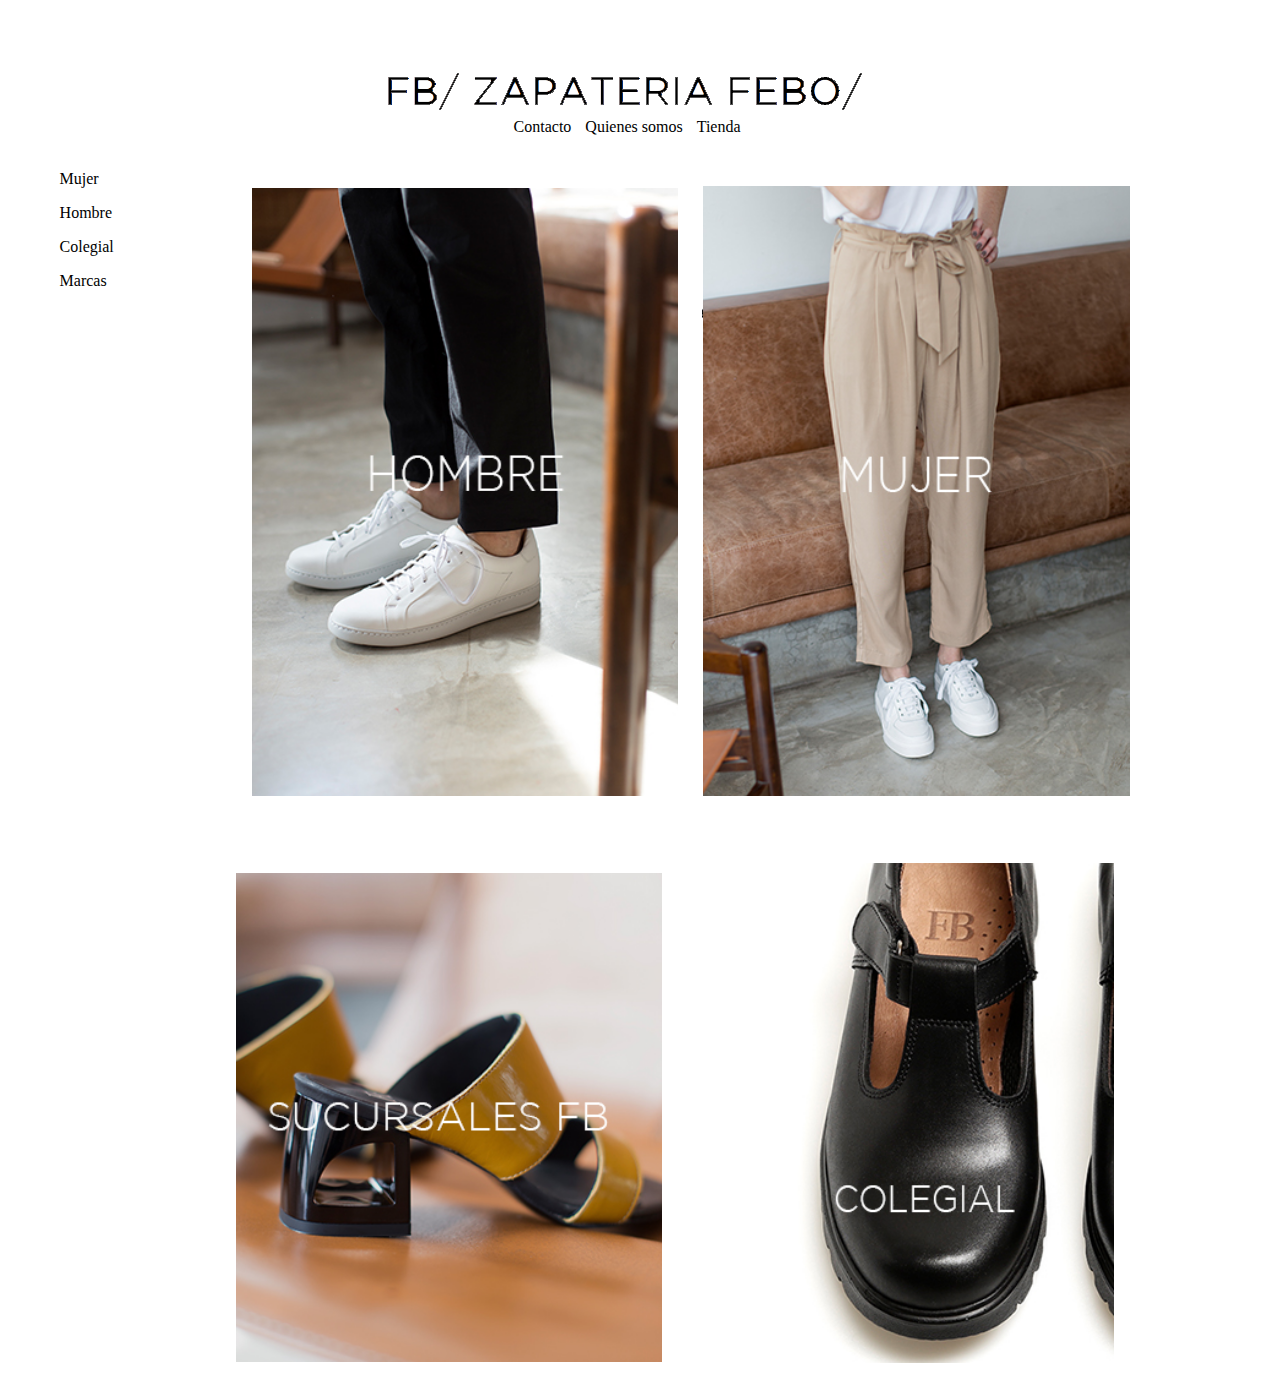
<file: index.html>
<html>
<head>
	<title>Febo</title>
		<link rel="stylesheet" type="text/css" href="Estilos/estilo.css">
</head>
<body>
<div>
<div class="pitusa">
	<a href="Index.html"><img src="Img/Tercera.png"></a>
</div>
<div> 
<a href="Contacto.html" class="Padding">Contacto</a>
<a href="Qsomos.html" style="padding-left: 10px;">Quienes somos</a>
<a href="Tienda.html" style="padding-left: 10px;">Tienda</a>
</div>
<div class="posicion" style="padding-left: 50px;">
<p><a href="catalogom.html">Mujer</a></p>
<p><a href="catalogoh.html">Hombre</a></p>
<p><a href="colegial.html">Colegial</a></p>
<p><a href="Marcas.html">Marcas</a></p>
<i>------------------------------</i>
<p style="color: #fff;">a</p>
<p style="color: #fff;">a</p>
<p style="color: #fff;">a</p>
<p style="color: #fff;">a</p>
<p style="color: #fff;">a</p>
<p style="color: #fff;">a</p>
<p style="color: #fff;">a</p>
<p style="color: #fff;">a</p>
<p style="color: #fff;">a</p>
<p style="color: #fff;">a</p>
<p style="color: #fff;">a</p>
<p style="color: #fff;">a</p>
<p style="color: #fff;">a</p>
<p style="color: #fff;">a</p>
</div>
<div class="posicion" class="grilla" style="padding-top: 50px;">
<a href="catalogoh.html"><img src="Img/Hombre.png" style="margin-left: 30px;" ></a>
<a href="catalogom.html"><img src="Img/Mujer.png" style="margin-left: 20px;"></a>
</div>
<div style="padding-top: 47px;">
	<a href="Contacto.html"><img src="Img/Sucursales.png" style="margin-left: 18%;"></a>
	<a href="colegial.html"><img src="Img/Colegial.png" style="margin-left: 40px;"></a>
</div>
</div>
</body>
</html>
</file>
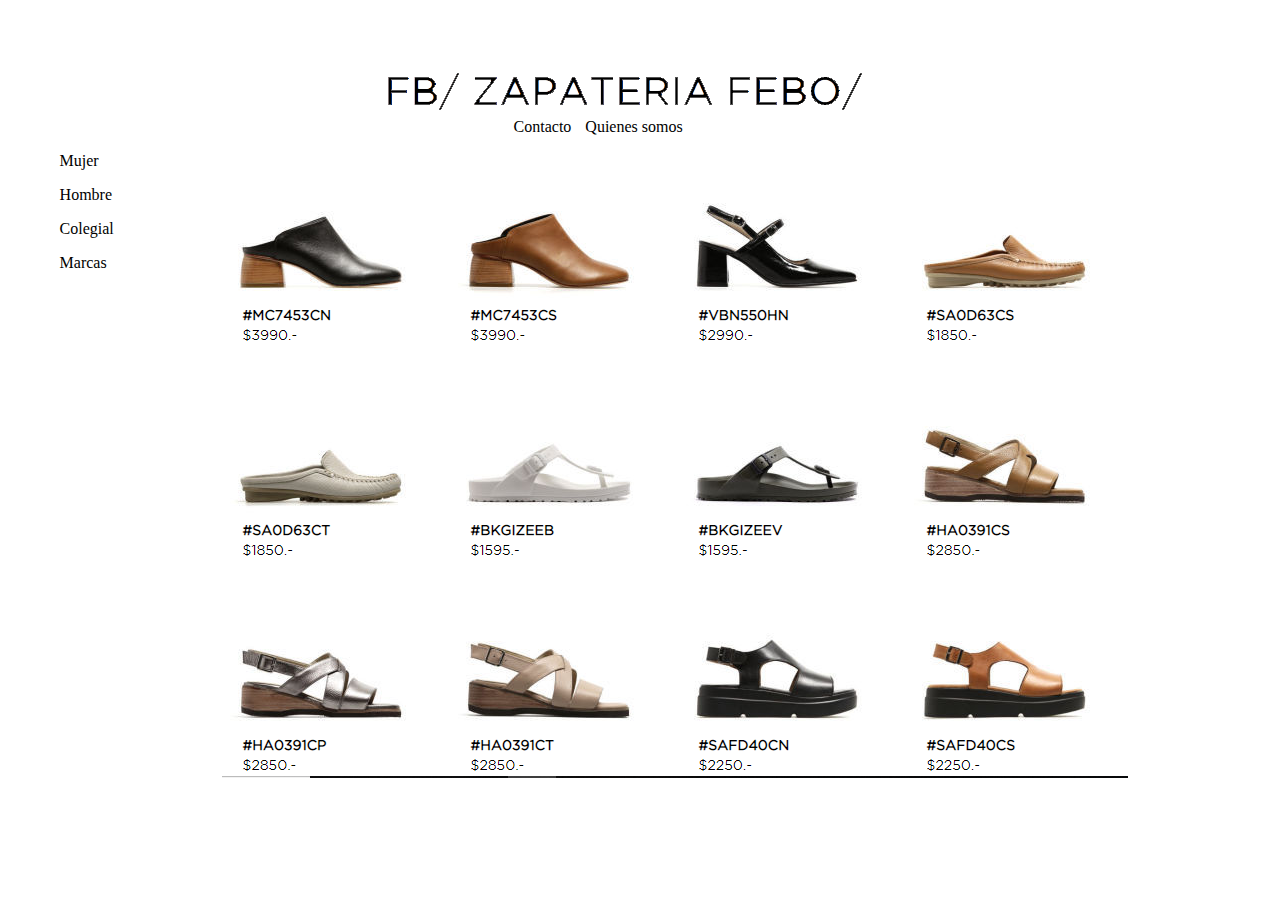
<file: catalogom.html>
<html>
<head>
	<title>Febo</title>
		<link rel="stylesheet" type="text/css" href="Estilos/estilo.css">
</head>
<body>
<div>
<div class="pitusa">
	<a href="Index.html"><img src="Img/Tercera.png"></a>
</div>
<div> 
<a href="Contacto.html" class="Padding">Contacto</a>
<a href="Qsomos.html" style="padding-left: 10px;">Quienes somos</a>
<div>
<div class="posicion" style="padding-left: 50px;">
<p><a href="catalogom.html">Mujer</a></p>
<p><a href="catalogoh.html">Hombre</a></p>
<p><a href="colegial.html">Colegial</a></p>
<p><a href="Marcas.html">Marcas</a></p>
<i>------------------------------</i>
<p style="color: #fff;">a</p>
<p style="color: #fff;">a</p>
<p style="color: #fff;">a</p>
<p style="color: #fff;">a</p>
<p style="color: #fff;">a</p>
<p style="color: #fff;">a</p>
<p style="color: #fff;">a</p>
<p style="color: #fff;">a</p>
<p style="color: #fff;">a</p>
<p style="color: #fff;">a</p>
<p style="color: #fff;">a</p>
<p style="color: #fff;">a</p>
<p style="color: #fff;">a</p>
<p style="color: #fff;">a</p>
</div>

<img src="Img/zapatillas2.png">
</body>
</html>
</file>
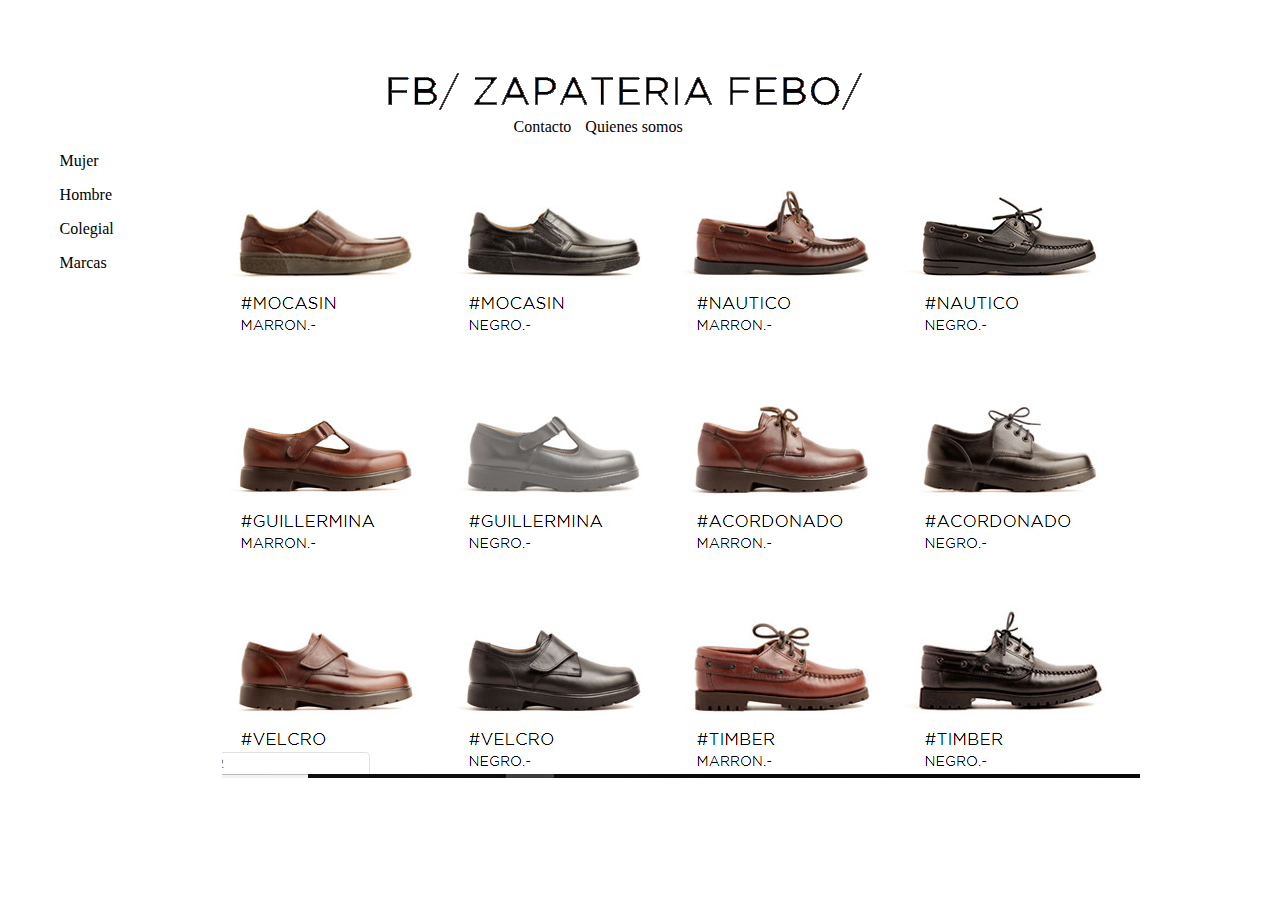
<file: colegial.html>
<html>
<head>
	<title>Febo</title>
		<link rel="stylesheet" type="text/css" href="Estilos/estilo.css">
</head>
<body>
<div>
<div class="pitusa">
	<a href="Index.html"><img src="Img/Tercera.png"></a>
</div>
<div> 
<a href="Contacto.html" class="Padding">Contacto</a>
<a href="Qsomos.html" style="padding-left: 10px;">Quienes somos</a>
<div>
<div class="posicion" style="padding-left: 50px;">
<p><a href="catalogom.html">Mujer</a></p>
<p><a href="catalogoh.html">Hombre</a></p>
<p><a href="colegial.html">Colegial</a></p>
<p><a href="Marcas.html">Marcas</a></p>
<i>------------------------------</i>
<p style="color: #fff;">a</p>
<p style="color: #fff;">a</p>
<p style="color: #fff;">a</p>
<p style="color: #fff;">a</p>
<p style="color: #fff;">a</p>
<p style="color: #fff;">a</p>
<p style="color: #fff;">a</p>
<p style="color: #fff;">a</p>
<p style="color: #fff;">a</p>
<p style="color: #fff;">a</p>
<p style="color: #fff;">a</p>
<p style="color: #fff;">a</p>
<p style="color: #fff;">a</p>
<p style="color: #fff;">a</p>
</div>
<img src="Img/Z.png">
</body>
</html>
</file>
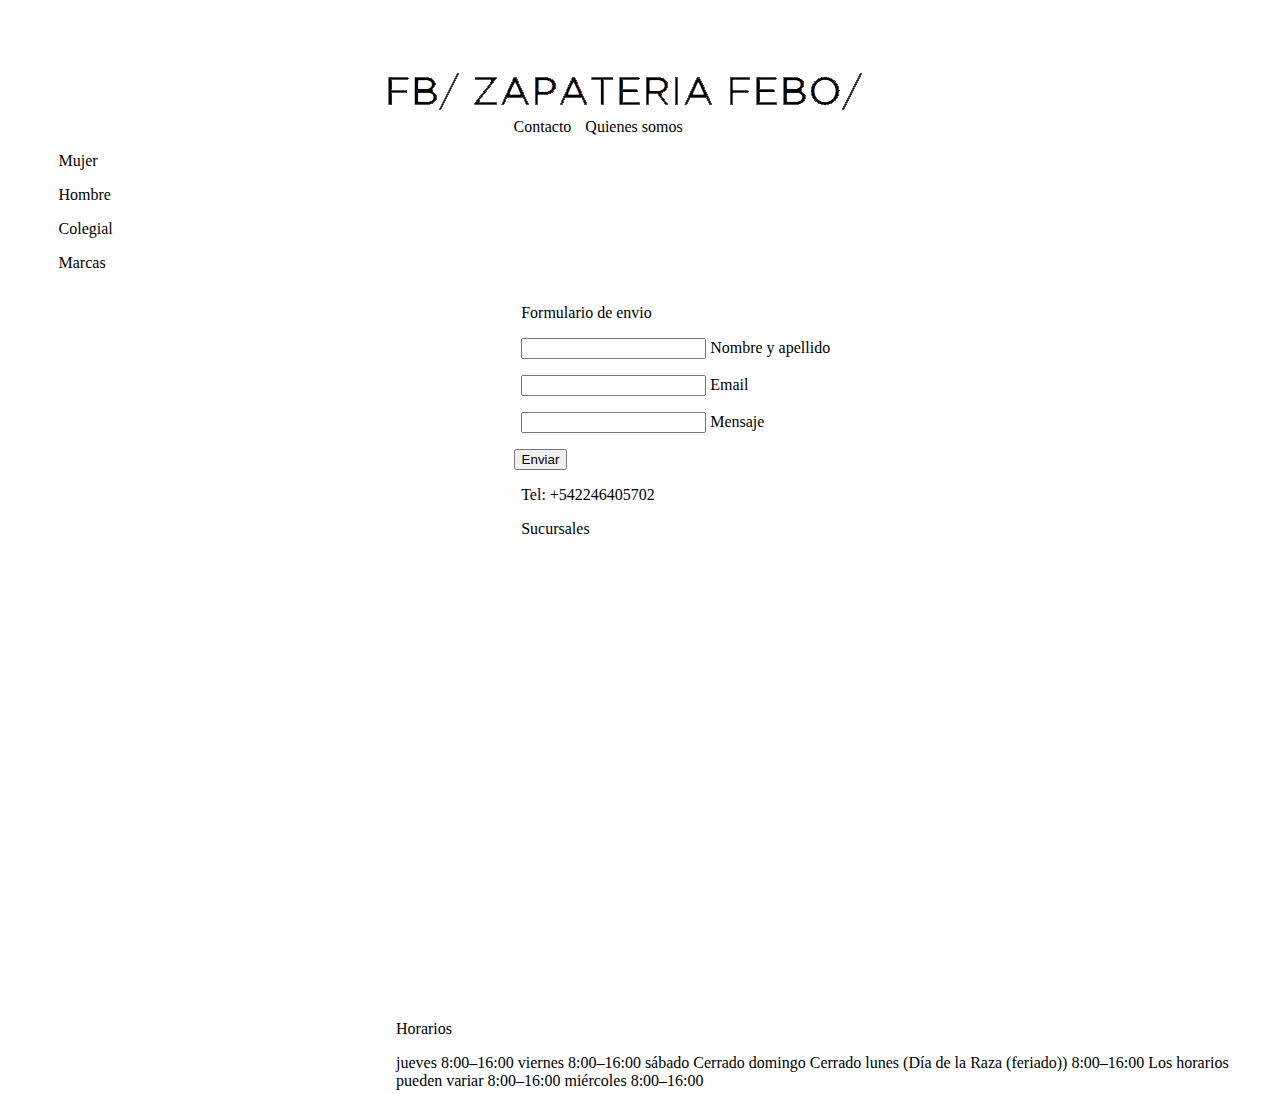
<file: Contacto.html>
<html>
<head>
	<title>Febo</title>
		<link rel="stylesheet" type="text/css" href="Estilos/estilo.css">
</head>
<body>
<div>
<div class="pitusa">
	<a href="Index.html"><img src="Img/Tercera.png"></a>
</div>
<div> 
<a href="Contacto.html" class="Padding">Contacto</a>
<a href="Qsomos.html" style="padding-left: 10px;">Quienes somos</a>
<div>
<div class="posicion" style="padding-left: 50px;">
<p><a href="catalogom.html">Mujer</a></p>
<p><a href="catalogoh.html">Hombre</a></p>
<p><a href="colegial.html">Colegial</a></p>
<p><a href="Marcas.html">Marcas</a></p>
</div>
<div Style="Margin-left: 40%">
  <div >
  	<p>Formulario de envio</p>
    <form>
      <p>
      <input class="w3-input" type="text">
      <label>Nombre y apellido</label></p>
      <p>
      <input class="w3-input" type="varchar">
      <label>Email</label></p>
      <p>
      <input class="w3-input" type="text">
      <label>Mensaje</label></p>
    </form>
  </div>
  <button type="button" onclick="alert('Se envio el formulario')">Enviar</button>
  <p>Tel: +542246405702</p>
  <p>Sucursales</p>
</div>
<iframe style="Margin-left: 30%" src="https://www.google.com/maps/embed?pb=!1m14!1m8!1m3!1d13150.85998265752!2d-58.49134600000001!3d-34.510109!3m2!1i1024!2i768!4f13.1!3m3!1m2!1s0x0%3A0x8829e91b2fc8595b!2sMunicipalidad+de+Vicente+L%C3%B3pez!5e0!3m2!1ses-419!2sus!4v1538607710135" width="600" height="450" frameborder="0" style="border:0" allowfullscreen></iframe>
<div style="padding-left: 30%;" style="padding-right: : 30%;">
<p>Horarios</p>
<p>jueves
8:00–16:00
viernes
8:00–16:00
sábado
Cerrado
domingo
Cerrado
lunes
(Día de la Raza (feriado))
8:00–16:00
Los horarios pueden variar
8:00–16:00
miércoles
8:00–16:00</p>
</div>
</body>
</html>
</file>
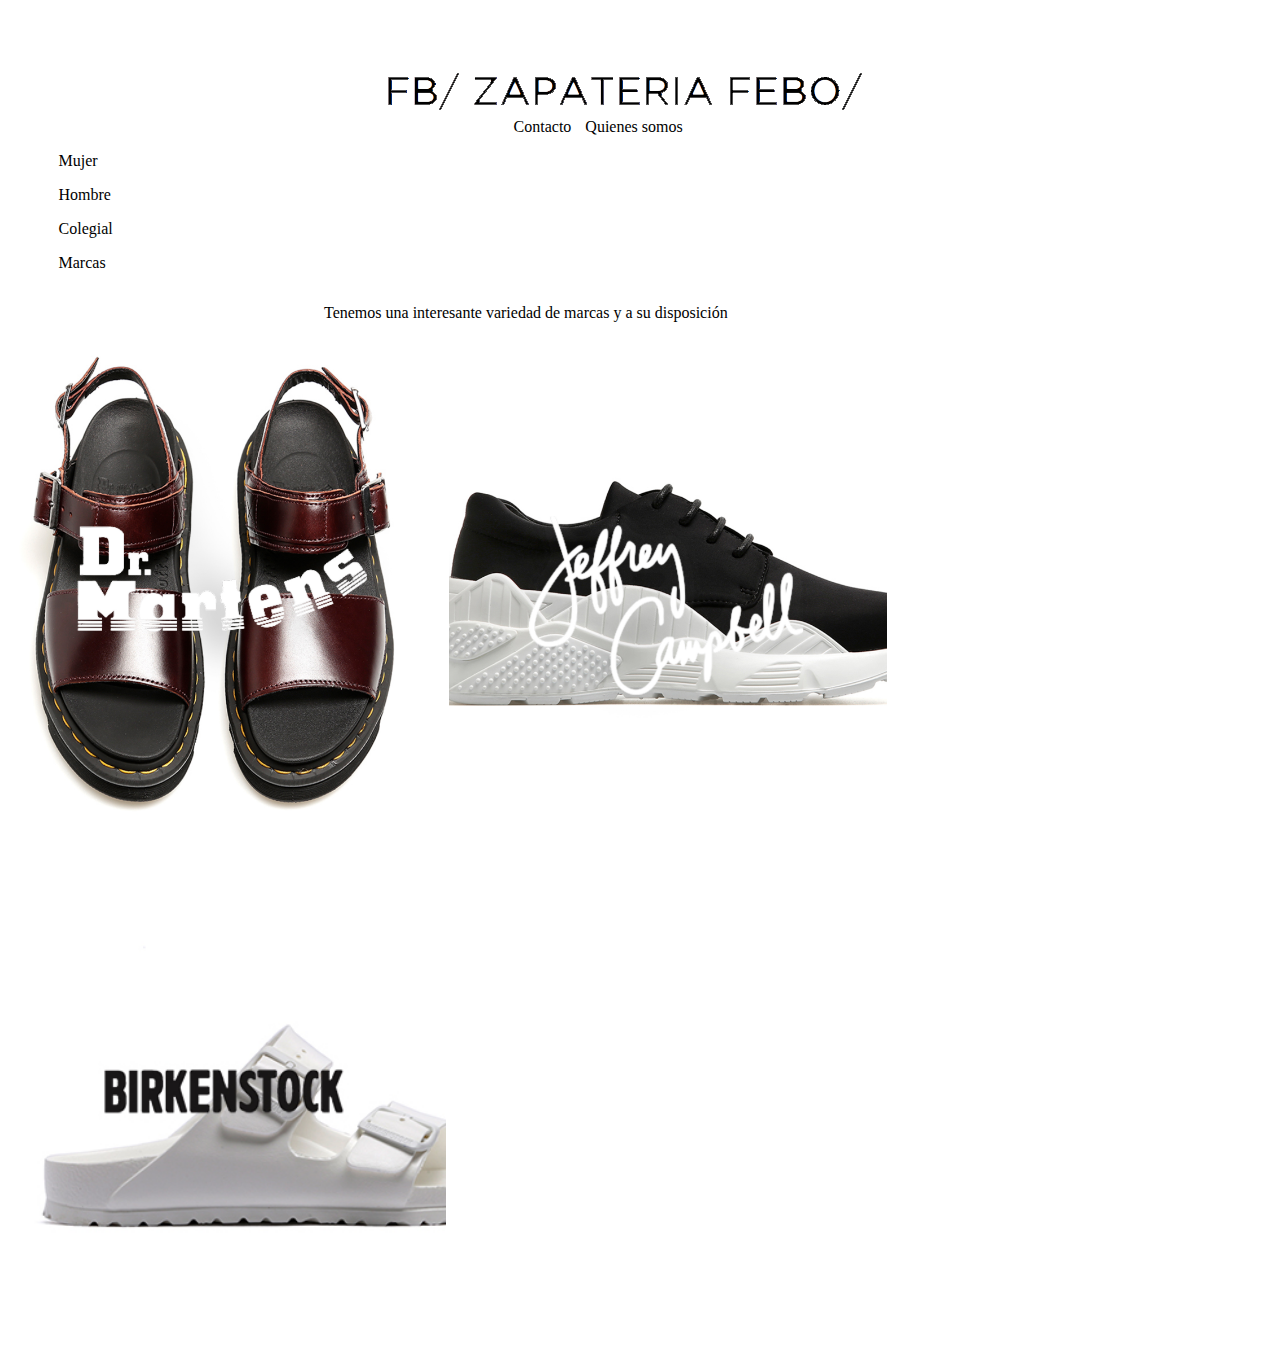
<file: Marcas.html>
<html>
<head>
	<title>Febo</title>
		<link rel="stylesheet" type="text/css" href="Estilos/estilo.css">
</head>
<body>
<div>
<div class="pitusa">
	<a href="Index.html"><img src="Img/Tercera.png"></a>
</div>
<div> 
<a href="Contacto.html" class="Padding">Contacto</a>
<a href="Qsomos.html" style="padding-left: 10px;">Quienes somos</a>
<div>
<div class="posicion" style="padding-left: 50px;">
<p><a href="catalogom.html">Mujer</a></p>
<p><a href="catalogoh.html">Hombre</a></p>
<p><a href="colegial.html">Colegial</a></p>
<p><a href="Marcas.html">Marcas</a></p>
</div>
<p style="padding-left: 25%;">Tenemos una interesante variedad de marcas y a su disposición </p>
<div>
<img class="m" src="Img/M2.jpg">
<img class="m" src="Img/M1.jpg">
<img class="m" src="Img/M3.jpg">
</div>
</body>
</html>
</file>
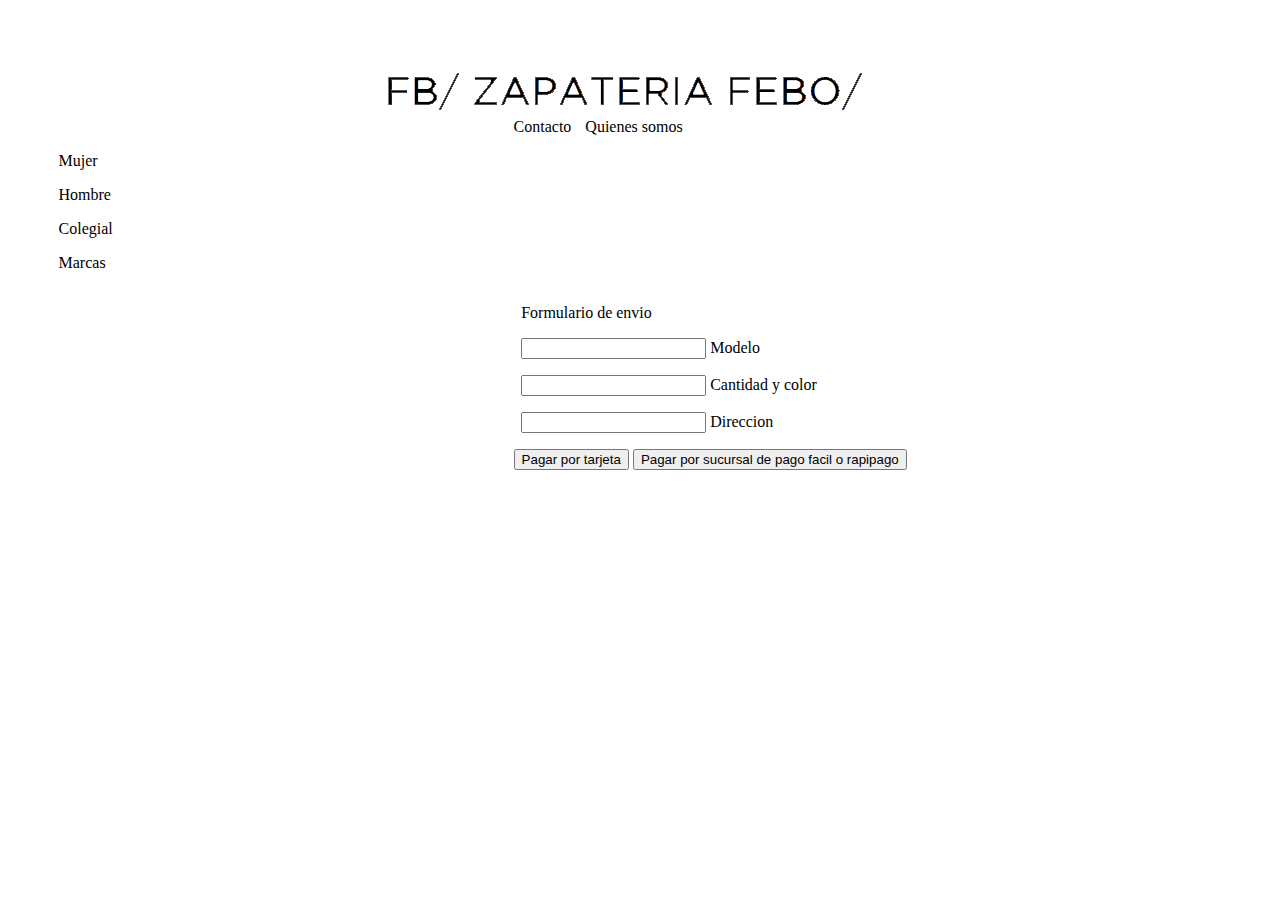
<file: Tienda.html>
<html>
<head>
	<title>Febo</title>
		<link rel="stylesheet" type="text/css" href="Estilos/estilo.css">
</head>
<body>
<div>
<div class="pitusa">
	<a href="Index.html"><img src="Img/Tercera.png"></a>
</div>
<div> 
<a href="Contacto.html" class="Padding">Contacto</a>
<a href="Qsomos.html" style="padding-left: 10px;">Quienes somos</a>
<div>
<div class="posicion" style="padding-left: 50px;">
<p><a href="catalogom.html">Mujer</a></p>
<p><a href="catalogoh.html">Hombre</a></p>
<p><a href="colegial.html">Colegial</a></p>
<p><a href="Marcas.html">Marcas</a></p>
</div>
<div Style="Margin-left: 40%" >
  	<p>Formulario de envio</p>
    <form>
      <p>
      <input class="w3-input" type="text">
      <label>Modelo</label></p>
      <p>
      <input class="w3-input" type="varchar">
      <label>Cantidad y color</label></p>
      <p>
      <input class="w3-input" type="varchar">
      <label>Direccion</label></p>
    </form>
  </div>
  <button Style="Margin-left: 40%"  type="button" onclick="alert('No es posible realizar esta operacion')">Pagar por tarjeta</button>
  <button  type="button" onclick="alert('No es posible realizar esta operacion')">Pagar por sucursal de pago facil o rapipago</button>
</body>
</html>
</file>
<file: Estilos/estilo.css>
.pitusa{
	padding-left: 29%;
	padding-top: 60px;
}
a{
color: #000;
text-decoration: none;
font-family: Gotham Book Regular;
}
.padding{
	padding-left: 40%;
}
p{
	padding-left: 1%; 
	font-family: Gotham Book Regular;
}
.posicion{
    display: inline-block;
    position: relative;
}
.grilla {
    display: grid;
    grid-template-columns: 50% 50%;
    }
    .grilla div:nth-child(even) { 
}
.grilla div:nth-child(odd) { 
}
i{
	color:fff;
}
.m{
    height: 500px; 
	width: auto; 
}
.video{
	width: 800px;
	
}
</file>
